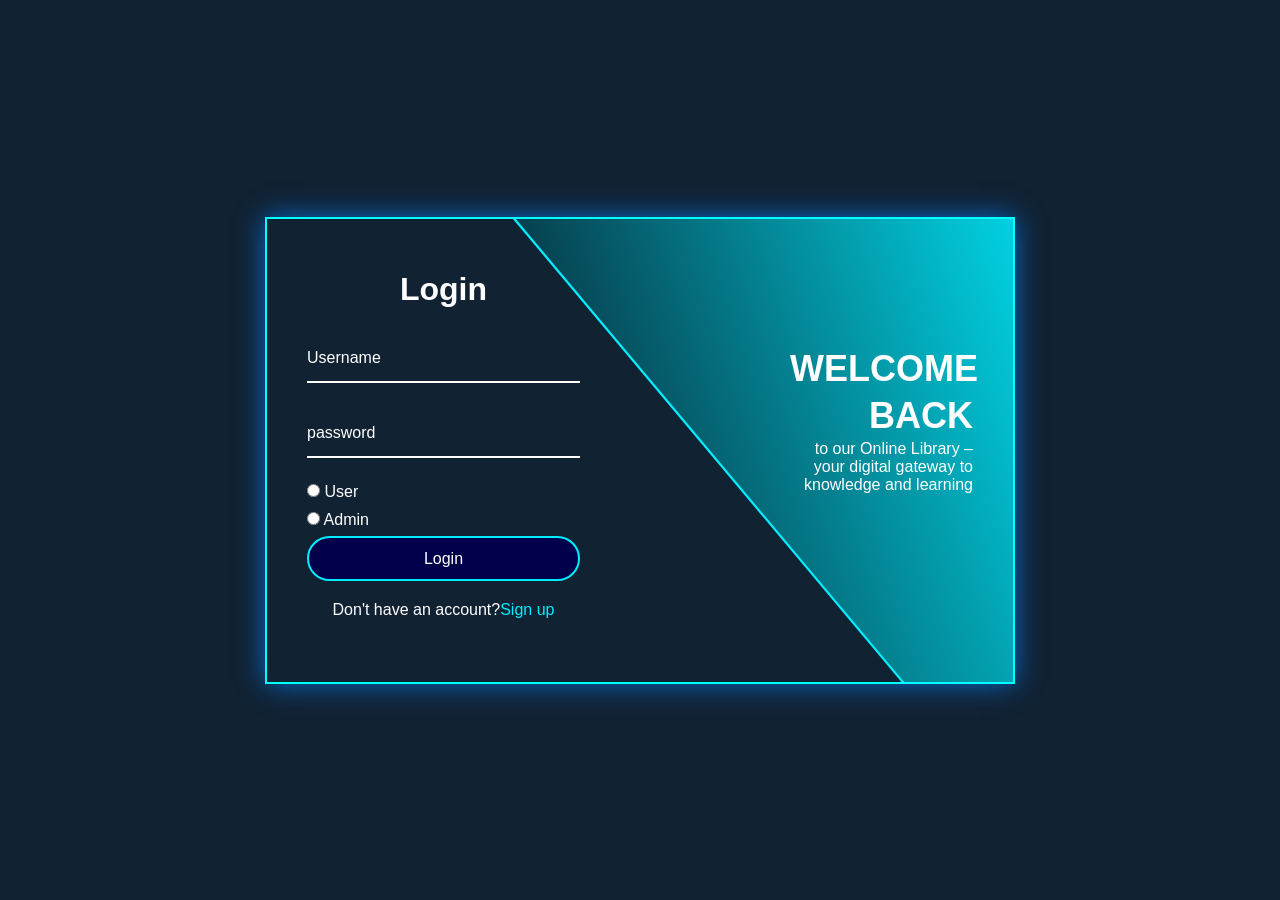
<file: index.html>
<!DOCTYPE html>
<head>
  <meta charset="utf-8">
  <meta title="dashboard">
  <link rel="stylesheet" href="index.css"> 
</head>
<body>
  <div class="wrapper">
    <span class="animat"></span>
    <span class="animat2"></span>

    <div class="form-box login">
      <h2>Login</h2>
    <form action="indexx.html">
      <div class="input-box">
        <input type="text" id="uname" required>
        <label>Username</label>
      </div>

      <div class="input-box">
        <input type="password" id="pass" required>
        <label>password</label>
      </div>
      <div class="ye">
      <input type="radio" name="ad-use" id="user">
      <label for="user">User</label>
    </div>
    <div class="yo">
      <input type="radio" name="ad-use" id="Admin">
      <label for="Admin">Admin</label>
    </div>

      <div class="input-box codee">
        <input type="text" id="codeee" required>
        <label>Code</label>
      </div>
      <button type="submit" class="btn">Login</button>
      <div class="log-link">
        <p>Don't have an account?<a href="signup.html" class="register-link">Sign up</a></p>
      </div>
    </form>
  </div>
   <div class="info-text login">
    <h2>Welcome back</h2>
    <p>to our Online Library – your digital gateway to knowledge and learning</p>
   </div>
    </div>
    <script src="index.js"></script>
</body>
</file>
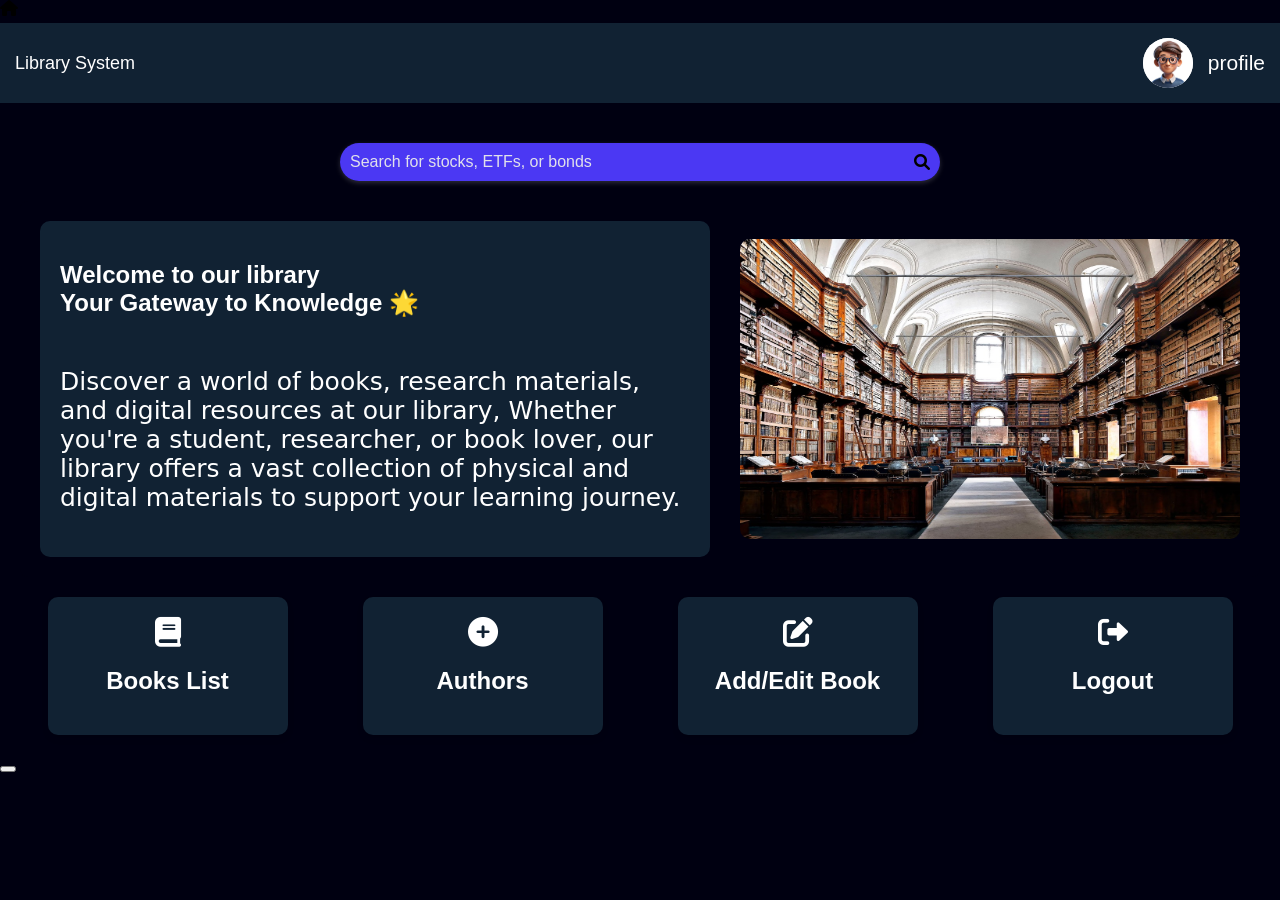
<file: Admin.html>
<!DOCTYPE html>
<html lang="en">
  <link rel="stylesheet" href="testt.css">
<link rel="stylesheet" href="https://cdnjs.cloudflare.com/ajax/libs/font-awesome/6.0.0/css/all.min.css">
<i class="fas fa-home"></i> 

<head>
    <meta name="viewport" content="width=device-width, initial-scale=1.0">
    <meta charset="UTF-8">
    <meta name="viewport" content="width=device-width, initial-scale=1.0">
    <title>library Website</title>
</head>
<body>
    <nav class="navbar">
        <div class="logo">Library System</div>

        <div class="all">
        <div class="profile-icon">
            <a href="dash.html">
                <img src="avatar.jpg" alt="User Avatar">
            </a>
        </div>
        <div>
          <a href="userprofile.html">profile</a>
        </div>
      </div>

    </nav>
    <main class="container">
        <div class="search-bar">
            <input  type="text" id="searchInput" placeholder="Search for stocks, ETFs, or bonds" >
            <i class="fas fa-search"></i>
        </div>




        <section class="Intro">
            <div class="Intro-text">
                <h1><span class="highlight">Welcome to our library</span> Your Gateway to Knowledge 🌟</h1>
                <p>Discover a world of books, research materials, and digital resources at our library, Whether you're a student, researcher, or book lover, our library offers a vast collection of physical and digital materials to support your learning journey.</p>
            </div>
            <div class ="Intro-Image">
                <img src="Image.jpg">
            </div>
        </section>

        <section class="dashboard">
            <a href="book_list.html" class="card card1">
                <i class="fas fa-book"></i>
                <h2>Books List</h2>
            </a>
            <a href="bookauthors.html" class="card card2">
                <i class="fas fa-plus-circle"></i>
                <h2>Authors</h2>
            </a>
            <a href="book_form.html" class="card card3">
                <i class="fas fa-edit"></i>
                <h2>Add/Edit Book</h2>
            </a>
            <a href="signup.html" class="card card4">
              <i class="fas fa-sign-out-alt"></i>
              <h2>Logout</h2>
          </a>
        </section>
    </main>
    <button id="showAlert" ></button>
    <div id="customAlert" class="alert-box" style="display: none">
        <div class="alert-content">
            <h2> Alert</h2>
            <p id="text"> Book is found in the system, you can check the book list </p>
            <button id="GoToList" class="btn"> Book List </button>
            <button id="confirm" class="btn"> OK  </button>

        </div>
    </div>
    <script src='LibrarySystemSearch.js'> </script>
</body>
</html>
</file>
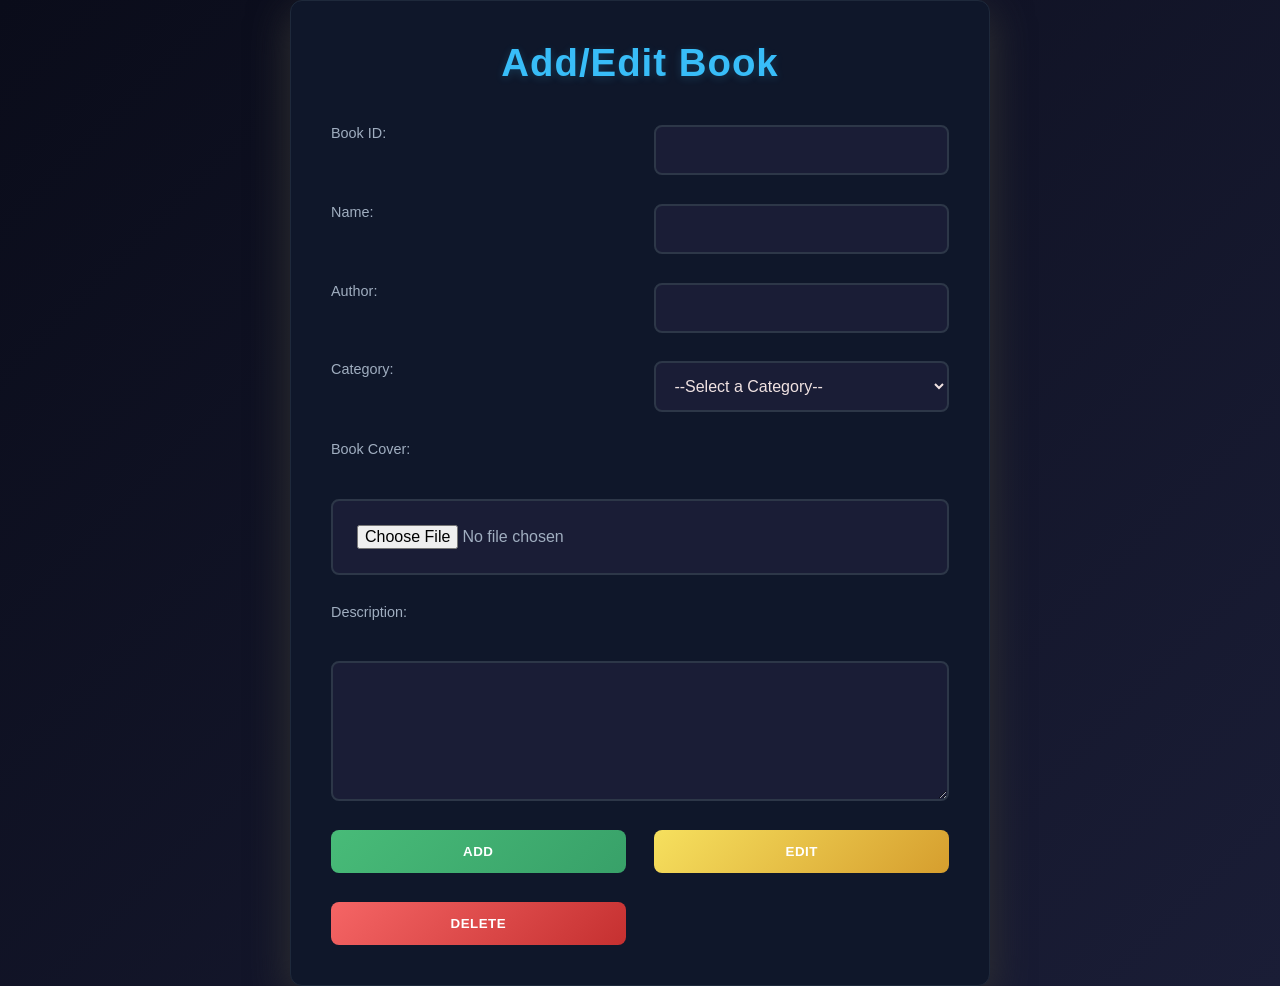
<file: book_form.html>
<!DOCTYPE html>
<html lang="en">
<head>
  <meta charset="UTF-8">
  <meta name="viewport" content="width=device-width, initial-scale=1">
  <link rel="stylesheet" href="book_form.css">
  <title>Add/Edit Book</title>
</head>
<body>
<div class="heroo">
  <h1>Add/Edit Book</h1>
    <form id="book-form">


    <label for="book_id">Book ID:</label>
    <input type="text" id="book_id" name="book_id" required>

    <label for="name">Name:</label>
    <input type="text" id="name" name="name" required>

    <label for="author">Author:</label>
    <input type="text" id="author" name="author" required>

    <label for="category">Category:</label>
    <select id="category" name="category">
      <option value="">--Select a Category--</option>
      <option value="Fiction">Fiction</option>
      <option value="Non-Fiction">Non-Fiction</option>
      <option value="Mystery">Mystery</option>
      <option value="Sci-Fi">Sci-Fi</option>
      <option value="Romance">Romance</option>
      <option value="Historical">Historical</option>
      <option value="Horror">Horror</option>
      <option value="Poetry">Poetry</option>
      <option value="Psychology">Psychology</option>
      <option value="Religion">Religion</option>
    </select>
    <label for="book-image">Book Cover:</label>
    <input type="file" id="book-image" accept="image/*">

    <label for="description">Description:</label>
    <textarea id="description" name="description" rows="5"></textarea>

    <input type="submit" value="Add">
    <input type="submit" value="Edit">
    <input type="submit" value="Delete">
    <select id="book-select" style="display:none; margin-top:10px;"></select>
  </form>
</div>
  <script src="book_form.js"></script>
  <script src="booklist.js"></script>
  <script src="bookdetails.js"></script>
</body>
</html>
</file>
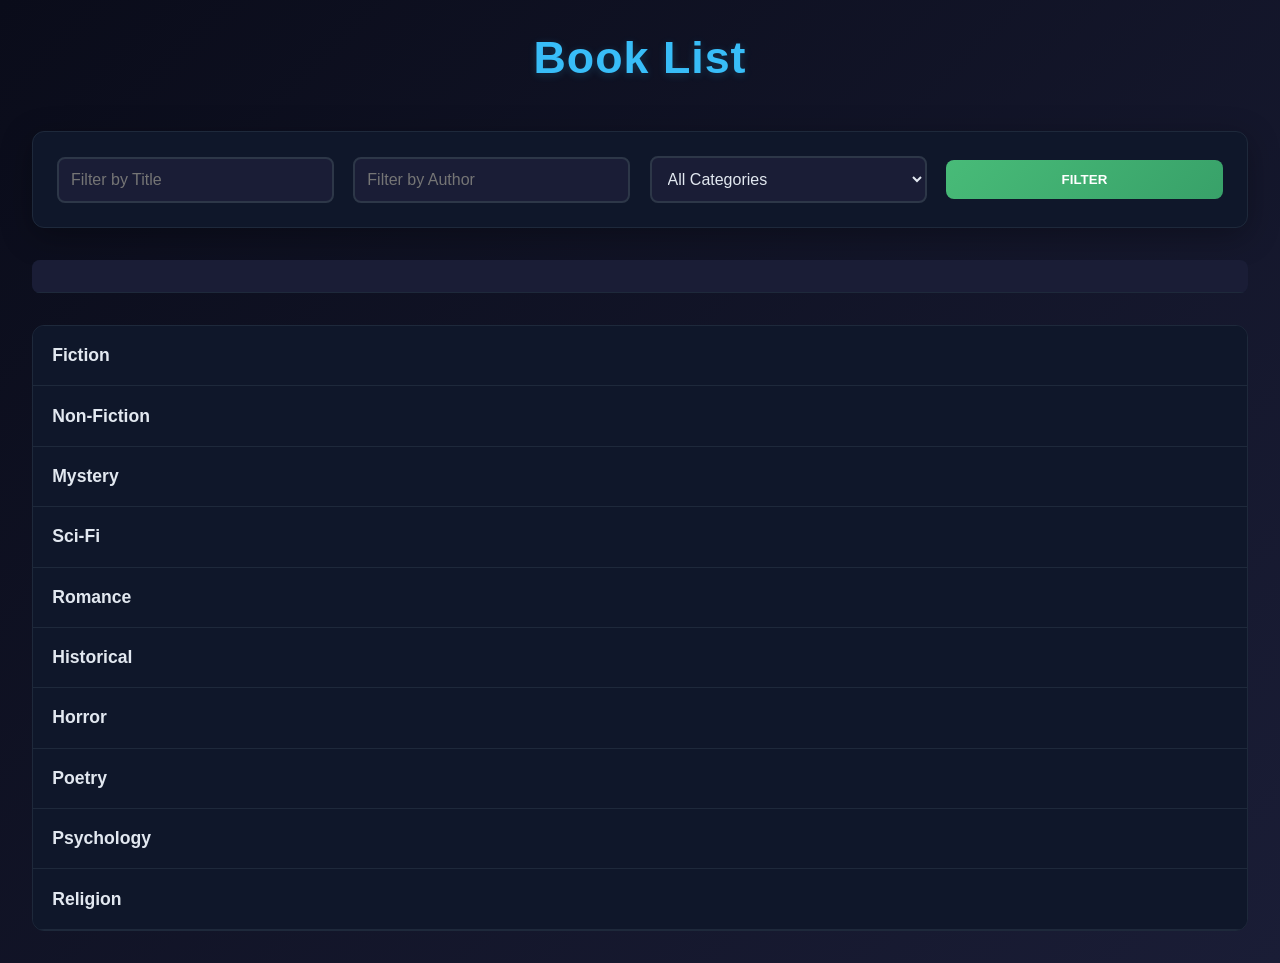
<file: book_list.html>
<!DOCTYPE html>
<html lang="en">
<head>
  <meta charset="UTF-8">
  <meta name="viewport" content="width=device-width, initial-scale=1">
  <title>Book List by Category</title>
  <link rel="stylesheet" href="booklist.css">
</head>
<body>

  <header>
    <h1>Book List</h1>
  </header>

  <section class="filter-section">
    <form id="filterForm">
      <input type="text" name="title" id="title" placeholder="Filter by Title">
      <input type="text" name="author" id="author" placeholder="Filter by Author">
      <select name="categoryFilter" id="categoryFilter">
        <option value="">All Categories</option>
        <option value="fiction">Fiction</option>
        <option value="nonfiction">Non-Fiction</option>
        <option value="mystery">Mystery</option>
        <option value="sci-fi">Sci-Fi</option>
        <option value="romance">Romance</option>
        <option value="historical">Historical</option>
        <option value="horror">Horror</option>
        <option value="poetry">Poetry</option>
        <option value="psychology">Psychology</option>
        <option value="religion">Religion</option>
      </select>
      <button type="submit">Filter</button>
    </form>
  </section>
  

  <section class="filtered-results">
    <table>
      <thead>
      <tr>
        <th></th>
        <th></th>
        <th></th>
        <th></th>
      </tr>
      </thead>
      <tbody id="tbody">
      </tbody>
    </table>
  </section>
</section>


  <section class="categories-container">

    <details class="category-section">
      <summary>Fiction</summary>
      <div class="book-list">
        <p>1-<a href="bookdetails.html">The Great Gatsby</a></p>
      </div>
    </details>

    <details class="category-section">
      <summary>Non-Fiction</summary>
      <div class="book-list">
        <p>No books available in this category.</p>
      </div>
    </details>

    <details class="category-section">
      <summary>Mystery</summary>
      <div class="book-list">
        <p>No books available in this category.</p>
      </div>
    </details>

    <details class="category-section">
      <summary>Sci-Fi</summary>
      <div class="book-list">
        <p>No books available in this category.</p>
      </div>
    </details>

    <details class="category-section">
      <summary>Romance</summary>
      <div class="book-list">
        <p>No books available in this category.</p>
      </div>
    </details>

    <details class="category-section">
      <summary>Historical</summary>
      <div class="book-list">
        <p>No books available in this category.</p>
      </div>
    </details>

    <details class="category-section">
      <summary>Horror</summary>
      <div class="book-list">
        <p>No books available in this category.</p>
      </div>
    </details>

    <details class="category-section">
      <summary>Poetry</summary>
      <div class="book-list">
        <p>No books available in this category.</p>
      </div>
    </details>

    <details class="category-section">
      <summary>Psychology</summary>
      <div class="book-list">
        <p>No books available in this category.</p>
      </div>
    </details>

    <details class="category-section">
      <summary>Religion</summary>
      <div class="book-list">
        <p>No books available in this category.</p>
      </div>
    </details>

  </section>
  <script src="booklist.js"></script>
  <script src="filter.js"></script>
</body>
</html>
</file>
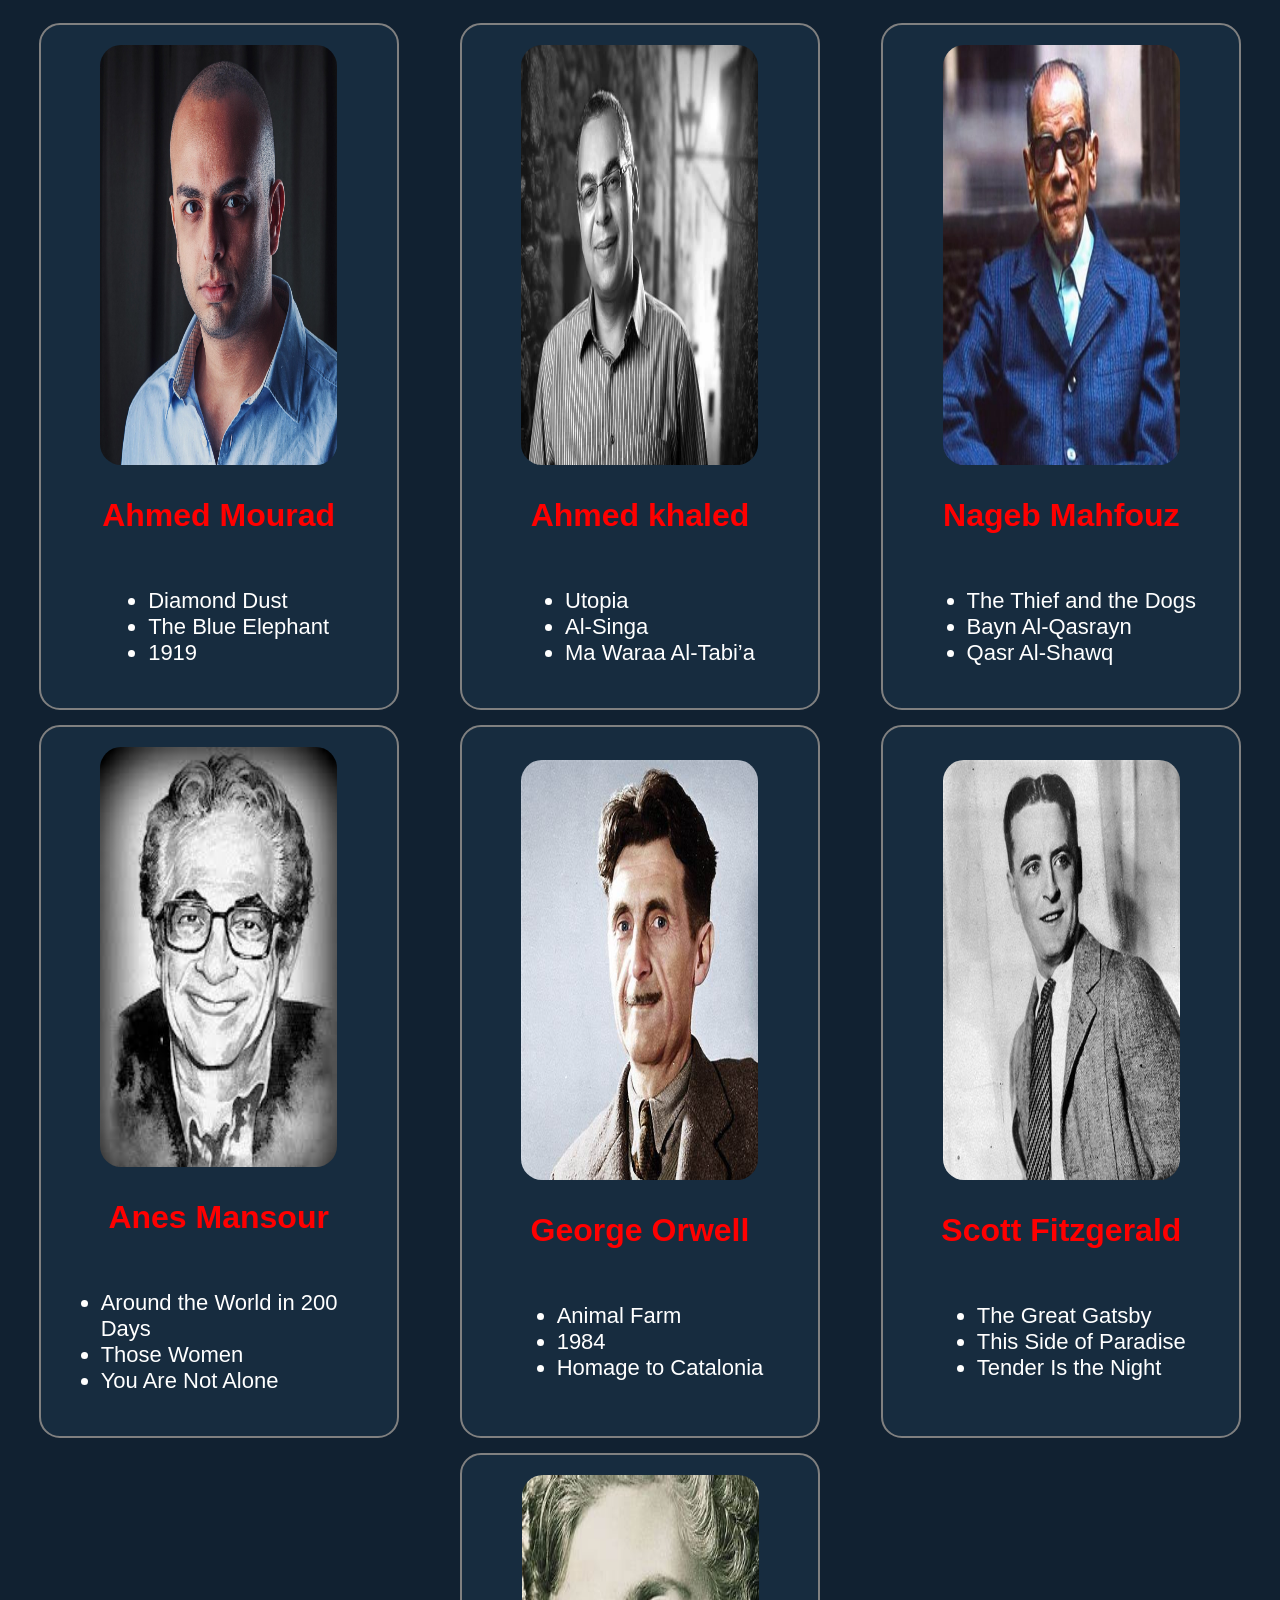
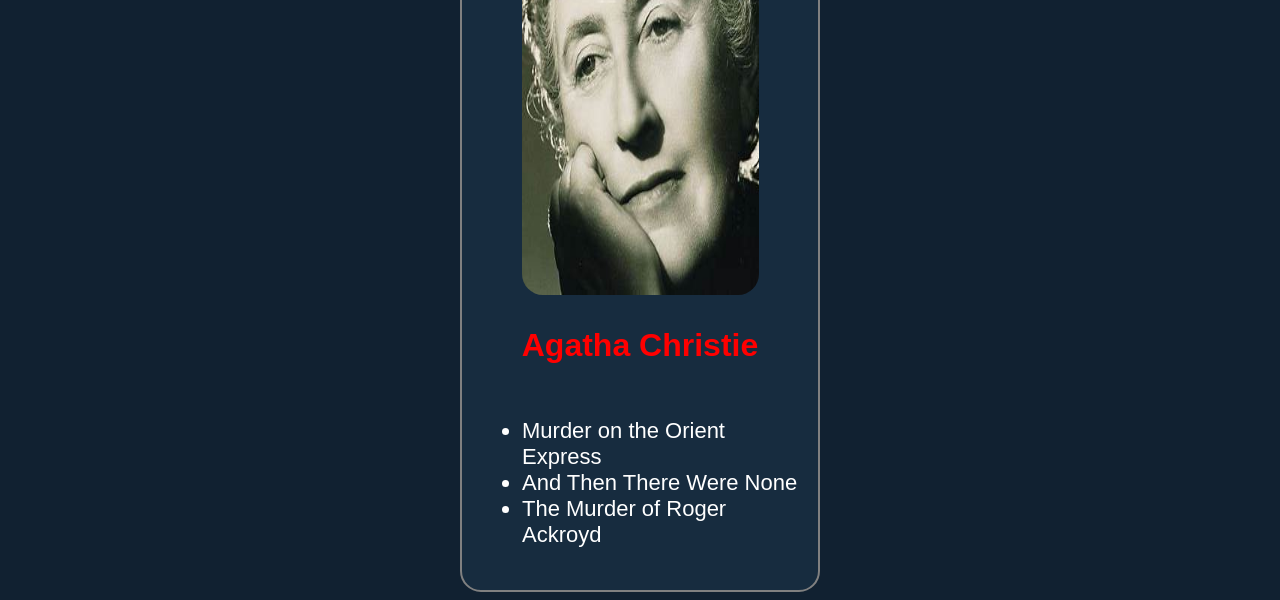
<file: bookauthors.html>
<!DOCTYPE html>
<head>
  <meta charset="utf-8">
  <meta title="dashboard">
  <link rel="stylesheet" href="bookauthors.css"> 
  <link rel="stylesheet" href="https://cdnjs.cloudflare.com/ajax/libs/font-awesome/6.4.0/css/all.min.css">
</head>
<body>
  <div class="main">
     <div class="mourad">
      <img src="authors/ahmed mourad.jpg">
      <p>Ahmed Mourad</p>
      <ul>
        <li>Diamond Dust</li>
        <li>The Blue Elephant</li>
        <li>1919</li>
      </ul>
     </div>
     <div class="khaled">
      <img src="authors/ahmed khaled.jpg">
      <p>Ahmed khaled</p>
      <ul>
        <li>Utopia</li>
        <li>Al-Singa</li>
        <li>Ma Waraa Al-Tabi’a</li>
      </ul>
     </div>

     <div class="nageb">
      <img src="authors/nageb.jpg">
      <p>Nageb Mahfouz</p>
      <ul>
        <li>The Thief and the Dogs</li>
        <li>Bayn Al-Qasrayn</li>
        <li>Qasr Al-Shawq</li>
      </ul>
     </div>

     <div class="anes">

      <img src="authors/anes.jpg">
      <p>Anes Mansour</p>
      <ul>
        <li>Around the World in 200 Days</li>
        <li>Those Women</li>
        <li>You Are Not Alone</li>
      </ul>
     </div>

     <div class="Orwell">

      <img src="authors/George Orwell.jpg">
      <p>George Orwell</p>
      <ul>
        <li>Animal Farm</li>
        <li>1984</li>
        <li>Homage to Catalonia</li>
      </ul>
     </div>

     <div class="Fitzgerald">

      <img src="authors/Scott Fitzgerald.jpg">
      <p>Scott Fitzgerald</p>
      <ul>
        <li>The Great Gatsby</li>
        <li>This Side of Paradise</li>
        <li>Tender Is the Night </li>
      </ul>
     </div>


     <div class="Christie">

      <img src="authors/Agatha Christie.jpg">
      <p>Agatha Christie</p>
      <ul>
        <li>Murder on the Orient Express</li>
        <li>And Then There Were None</li>
        <li>The Murder of Roger Ackroyd</li>
      </ul>
     </div>
  </div>
</file>
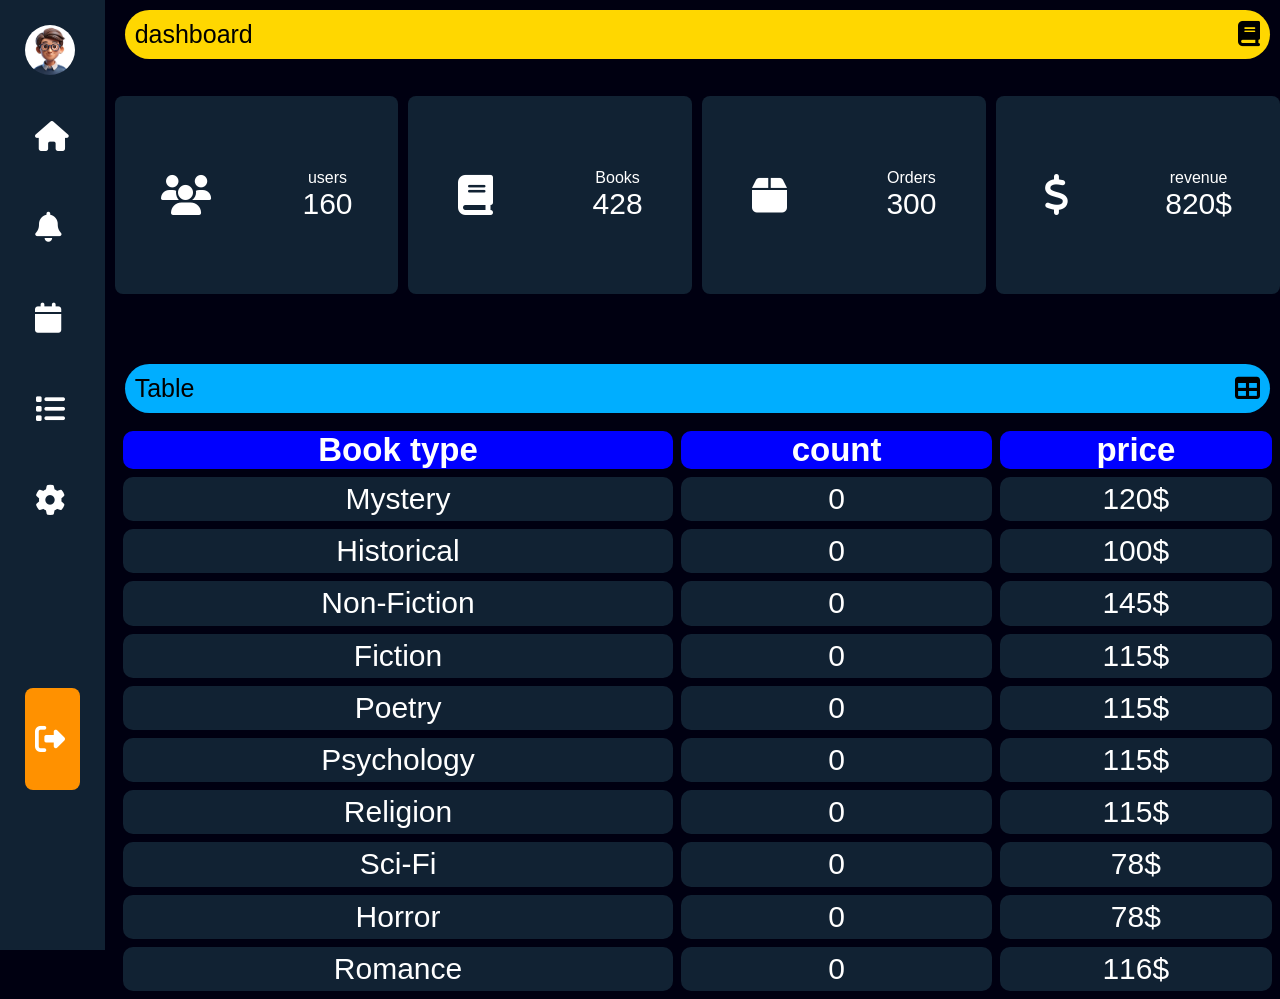
<file: dash.html>
<!DOCTYPE html>
<head>
  <meta charset="utf-8">
  <meta title="dashboard">
  <link rel="stylesheet" href="dash.css"> 
  <link rel="stylesheet" href="https://cdnjs.cloudflare.com/ajax/libs/font-awesome/6.4.0/css/all.min.css">
</head>
<body>
  <div class="menu">
    <ul>

      <li class="use">

        <div class="hero">
          <img src="avatar.jpg" class="image">
        </div>
        <h2>USER</h2>

      </li>

      <li>
        <a href="indexx.html">
          <i class="fa-solid fa-house"></i>
          <p>Home</p>
        </a>
      </li>

      <li>
        <a href="#">
          <i class="fa fa-bell"></i>
          <p>Annc.</p>
        </a>
      </li>

      <li>
        <a href="#">
          <i class="fa-solid fa-calendar"></i>
          <p>Calendar</p>
        </a>
      </li>

      <li>
        <a href="#">
          <i class="fas fa-list"></i>
          <p>Categories</p>
        </a>
      </li>

      <li>
        <a href="#">
          <i class="fa-solid fa-cog"></i>
          <p>Settings</p>
        </a>
      </li>

      <li class="logout">
        <a href="index.html">
          <i class="fa-solid fa-right-from-bracket"></i>
          <p>Log out</p>
        </a>
      </li>
      
    </ul>
  </div>


  
  <div class="content">
    <div class="firstinfo">
      <p>dashboard</p>
      <i class="fas fa-book"></i>
    </div>


    <div class="cards">

      <div class="box">
        <i class="fas fa-users"></i>
        <div class="data">
          <p>users</p>
          <span>160</span>
        </div>
      </div>
  
      
      <div class="box">
        <i class="fa-solid fa-book"></i>
        <div class="data">
          <p>Books</p>
          <span>428</span>
        </div>
      </div>
  

      <div class="box">
        <i class="fa-solid fa-box"></i>
        <div class="data">
          <p>Orders</p>
          <span>300</span>
        </div>
      </div>
      
      
  
      <div class="box">
        <i class="fa-solid fa-dollar-sign"></i>
        <div class="data">
          <p>revenue</p>
          <span>820$</span>
        </div>
      </div>
      </div>




      
    <div class="content1">
      <div class="firstinfo1">
        <p>Table</p>
        <i class="fas fa-table"></i>
      </div>
    </div>
    

    <table>


      <thead>
        <tr>
          <th>Book type</th>
          <th>count</th>
          <th>price</th>
        </tr>
      </thead>


      
      <tbody>
        <tr>
          <td>Mystery</td>
          <td>8</td>
          <td>120$</td>
        </tr>

        <tr>
          <td>Historical</td>
          <td>6</td>
          <td>100$</td>
        </tr>

        <tr>
          <td>Non-Fiction</td>
          <td>10</td>
          <td>145$</td>
        </tr>

        <tr>
          <td>Fiction</td>
          <td>9</td>
          <td>115$</td>
        </tr>

        <tr>
          <td>Poetry</td>
          <td>9</td>
          <td>115$</td>
        </tr>

        <tr>
          <td>Psychology</td>
          <td>9</td>
          <td>115$</td>
        </tr>

        <tr>
          <td>Religion</td>
          <td>9</td>
          <td>115$</td>
        </tr>


        <tr>
          <td>Sci-Fi</td>
          <td>4</td>
          <td>78$</td>
        </tr>
        <tr>
          <td>Horror</td>
          <td>4</td>
          <td>78$</td>
        </tr>

        <tr>
          <td>Romance</td>
          <td>7</td>
          <td>116$</td>
        </tr>
      </tbody>
    </table>
  </div>

<script src="dash.js"></script>
  
</body>
</file>
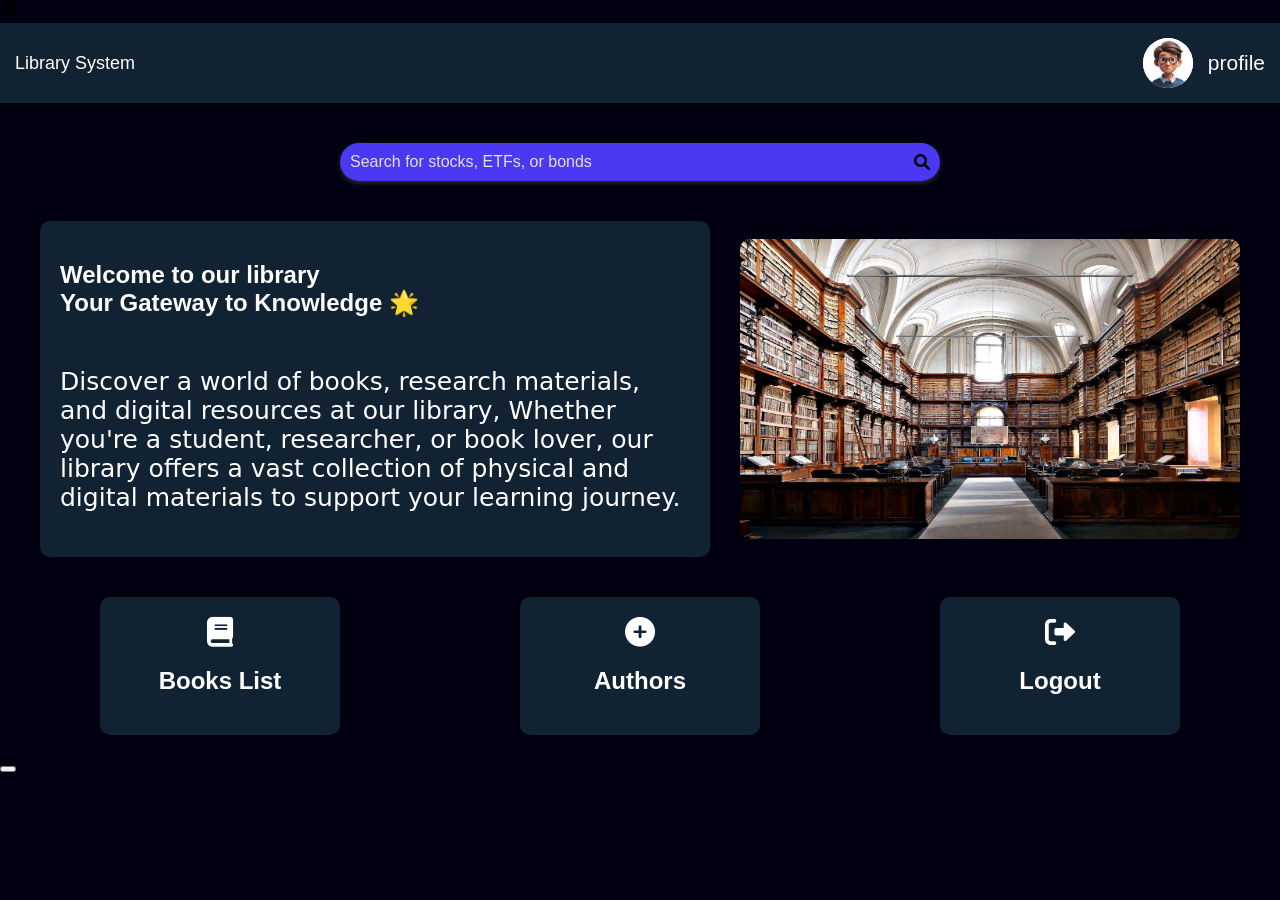
<file: indexx.html>
<!DOCTYPE html>
<html lang="en">
  <link rel="stylesheet" href="testt.css">
<link rel="stylesheet" href="https://cdnjs.cloudflare.com/ajax/libs/font-awesome/6.0.0/css/all.min.css">
<i class="fas fa-home"></i> <!-- Home Icon -->
<head>
    <meta name="viewport" content="width=device-width, initial-scale=1.0">
    <meta charset="UTF-8">
    <meta name="viewport" content="width=device-width, initial-scale=1.0">
    <title>library Website</title>
</head>
<body>
    <nav class="navbar">
        <div class="logo">Library System</div>

        <div class="all">
        <div class="profile-icon">
            <a href="dash.html">
                <img src="avatar.jpg" alt="User Avatar">
            </a>
        </div>
        <div>
          <a href="userprofile.html">profile</a>
        </div>
      </div>

    </nav>    
    <main class="container">
        <div  class="search-bar">
            <input type="text" id="searchInput" placeholder="Search for stocks, ETFs, or bonds" >
            <i class="fas fa-search"></i>
        </div>
         
        <section class="Intro">
            <div class="Intro-text">
                <h1><span class="highlight">Welcome to our library</span> Your Gateway to Knowledge 🌟</h1>
                <p>Discover a world of books, research materials, and digital resources at our library, Whether you're a student, researcher, or book lover, our library offers a vast collection of physical and digital materials to support your learning journey.</p>
            </div>
            <div class ="Intro-Image">
                <img src="Image.jpg">
            </div>
        </section>
        
        <section class="dashboard">
            <a href="book_list.html" class="card card1">
                <i class="fas fa-book"></i>
                <h2>Books List</h2>
            </a>
            <a href="bookauthors.html" class="card card2">
                <i class="fas fa-plus-circle"></i>
                <h2>Authors</h2>
            </a>
            <a href="signup.html" class="card card3">
              <i class="fas fa-sign-out-alt"></i>
              <h2>Logout</h2>
          </a>
        </section>
    </main>
    <button id="showAlert" ></button>
    <div id="customAlert" class="alert-box" style="display: none">
        <div class="alert-content">
            <h2> Alert</h2>
            <p id="text"> Book is found in the system, you can check the book list </p>
            <button id="GoToList" class="btn"> Book List </button>
            <button id="confirm" class="btn"> OK  </button>

        </div>
    </div>
    <script src='LibrarySystemSearch.js'> </script>
</body>
</html>
</file>
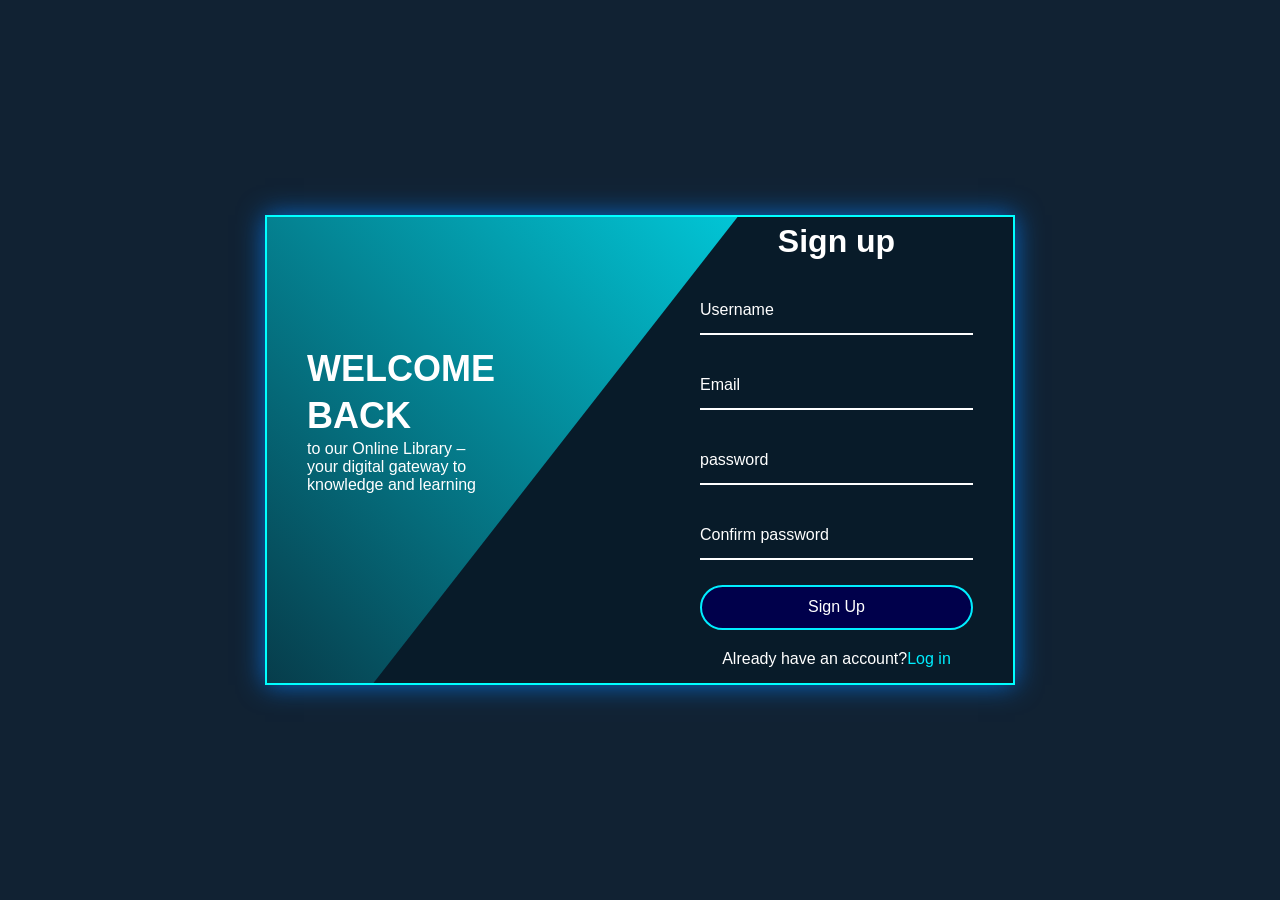
<file: signup.html>
<!DOCTYPE html>
<head>
  <meta charset="utf-8">
  <meta title="dashboard">
  <link rel="stylesheet" href="signup.css"> 
</head>
<body>
  <div class="wrapper">
    <span class="animat"></span>
    <span class="animat2"></span>
    <div class="form-box register">
      <h2>Sign up</h2>
    <form action="index.html">
      <div class="input-box">
        <input type="text" minlength="6" id="usname" required placeholder=" ">
        <label>Username</label>
      </div>
        
      <div class="input-box">
        <input type="email" id="eemaill" required placeholder=" ">
        <label>Email</label>
      </div>
  
      <div class="input-box">
        <input type="password" id="pass" required minlength="8" required placeholder=" ">
        <label>password</label>
      </div>
      <div class="input-box">
        <input type="password" id="conpass" required minlength="8" placeholder=" ">
        <label>Confirm password</label>
      </div>
      <button type="submit" class="btn">Sign Up</button>
      <div class="log-link">
        <p>Already have an account?<a href="index.html" class="login-link">Log in</a></p>
      </div>
    </form>
  </div>
  <div class="info-text register">
    <h2>Welcome back</h2>
    <p>to our Online Library – your digital gateway to knowledge and learning</p>
   </div>
      </div>
   <script src="signup.js"></script>
   </body>
</file>
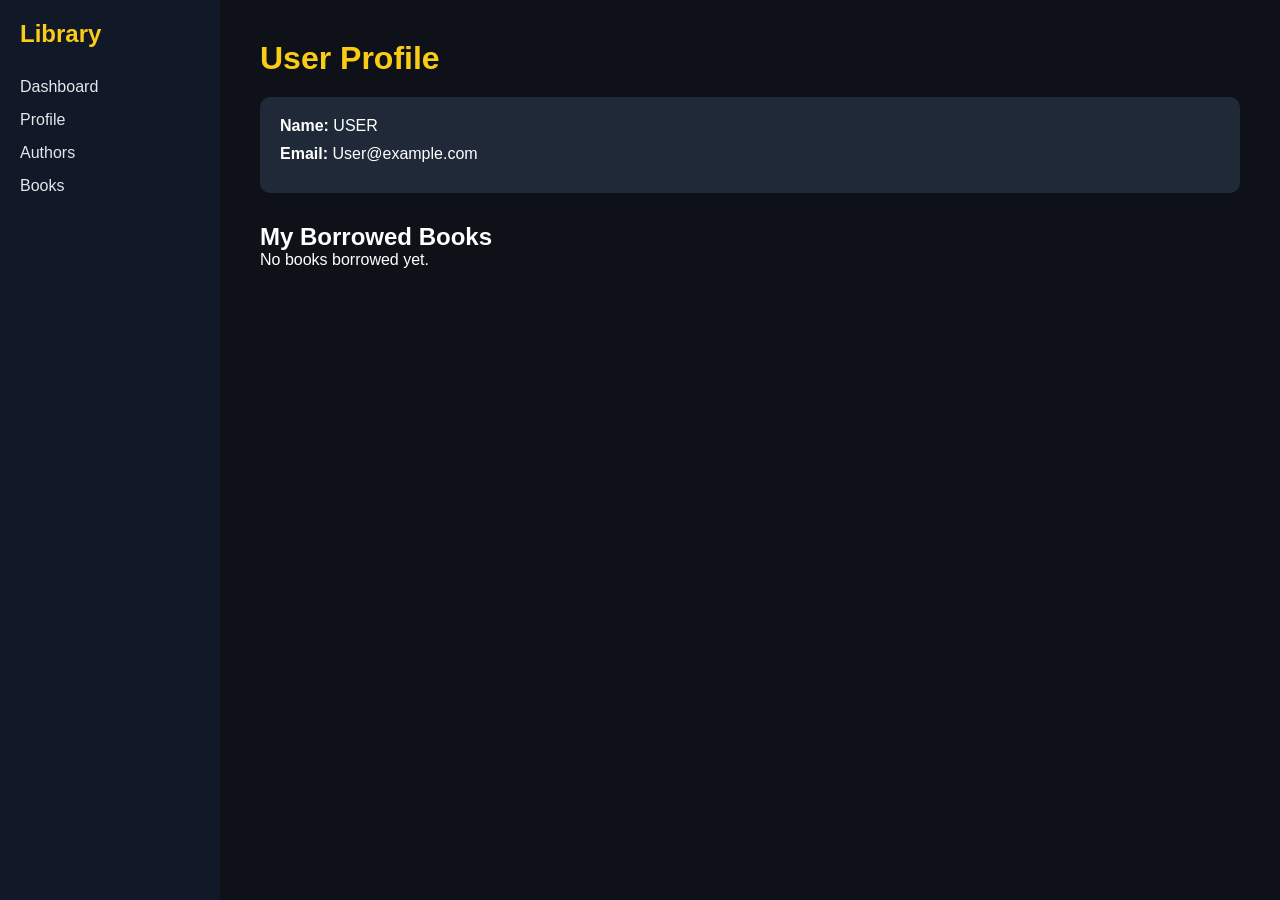
<file: userprofile.html>
<!DOCTYPE html>
<html lang="en">
<head>
  <meta charset="UTF-8" />
  <meta name="viewport" content="width=device-width, initial-scale=1.0"/>
  <title>User Profile</title>
  <link rel="stylesheet" href="userprofile.css"/>
</head>
<body>
  <div class="container">
    <aside class="sidebar">
      <div class="logo">Library</div>
      <ul class="nav">
        <li><a href="dash.html">Dashboard</a></li>
        <li><a href="userprofile.html">Profile</a></li>
        <li><a href="bookauthors.html">Authors</a></li>
        <li><a href="book_list.html">Books</a></li>
      </ul>
    </aside>

   <main class="content">
      <div class="profile">
        <h1>User Profile</h1>
        <div class="user-info">
          <p id="profileName"><strong>Name:</strong> USER</p>
          <p id="profileEmail"><strong>Email:</strong> User@example.com</p>
        </div>

        <h2>My Borrowed Books</h2>
        <div class="borrowed-books" id="borrowedBooksContainer">
        </div>
      </div>
    </main>
  </div>

  <script src="userprofile.js"></script>
  <script src="userprofilee.js"></script>
</body>
</html>
</file>
<file: index.css>
*{
  margin:0;
  padding:0;
  box-sizing: border-box;
  font-family: sans-serif;
}
body{
  display:flex;
  justify-content: center;
  align-items: center;
  min-height: 100vh;
  background-color: #123;
}
.wrapper{
  position: relative;
  width:750px;
  height:467px;
  background-color: transparent;
  border:2px solid cyan;
  box-shadow: 0 0 25px rgb(7, 105, 202);
  overflow: hidden;
}
.wrapper .form-box{
  position: absolute;
  top:0px;
  width:50%;
  height:100%;
  display: flex;
  flex-direction: column;
  justify-content: center;
}
.wrapper .form-box.login{
  left:0;
  padding:0 60px 0 40px;
}

.wrapper .form-box.register{
right:0;
padding:0 40px 0 60px;
display: none;
}
.form-box h2{
  font-size: 32px;
  text-align: center;
  color:white;
}
.form-box .input-box{
  position: relative;
  width:100%;
  height:50px;
  margin:25px 0;
}
.input-box input{
  width:100%;
  height:100%;
  background: transparent;
  border:none;
  outline:none;
  font-size: 16px;
  font-weight: 500;
  padding-right: 23px;
  color: white;
  border-bottom:2px solid white;
  transition: .5s;
}
.input-box input:focus,
.input-box input:valid{
  border-bottom-color:#0ef;
}
.input-box label{
  position: absolute;
  top:50%;
  left:0;
  transform:translateY(-50%);
  color:#fff;
  font-size:16px;
  pointer-events: none;
  transition: .5s;
}
.input-box input:focus~label,
.input-box input:valid~label{
  top:-5px;
  color:#0ef;
}

.btn{
  position:relative;
  width:100%;
  height:45px;
  border-radius: 40px;
  outline:none;
  background-color: rgb(0, 0, 75);
  border:2px solid #0ef;
  cursor: pointer;
  font-weight: 600px;
  font-size: 16px;
  color:#fff;
}
.form-box .log-link{
  text-align: center;
  font-size: 16px;
  margin: 20px 0 10px;
  color: #fff;
}
.log-link p a{
  font-weight: 600px;
  text-decoration: none;
  color:#0ef
}
.log-link p a:hover{
  text-decoration: underline;
}
.wrapper .info-text{
  position: absolute;
  top:0;
  width:50%;
  height:100%;
  display:flex;
  flex-direction: column;
  justify-content: center;
}
.wrapper .info-text.login{
  right: 0;
  text-align: right;
  padding:0 40px 60px 150px;
}

.wrapper .info-text.register{
  left: 0;
  text-align: left;
  padding:0 150px 60px 40px;
  display: none;
}
.info-text h2{
  text-transform: uppercase;
  font-size: 36px;
  line-height: 1.3;
  color: #fff;
}
.info-text p{
  font-size: 16px;
  color: #fff;
}
.wrapper .animat{
  position: absolute;
  top: -4px;
  right: 0;
  width:850px;
  height:600px;
  background: linear-gradient(45deg,#081b29,#0ef);
  transform:rotate(10deg) skewY(40deg);
  border-bottom: 3px solid #0ef;
  transform-origin: bottom right;
}
.wrapper .animat2{
  position: absolute;
  top: 100%;
  left: 250px;
  width:850px;
  height:700px;
  background: #081b29;
  transform:rotate(0) skewY(0);
  border-bottom: 3px solid #0ef;
  transform-origin: bottom left;
}
.codee{
  margin-bottom: 20px;
  display: none;
}
label{
  color: white;
}
.ye {
  margin-bottom: 10px;
}
.yo {
  margin-bottom: 7px;
}
</file>
<file: testt.css>
body {
  font-family: Arial, sans-serif;
  margin: 0;
  padding: 0;
  background-color: #001;
}
.navbar {
  font-size: large;
  display: flex;
  justify-content: space-between;
  align-items: center;
  background: #123;
  padding: 15px;
  margin-top: 5px;
  color: white;
}
.profile-icon {
  width: 50px;
  height: 50px;
  border-radius: 50% 50%;
  background: #fff;
  margin-left: 10px;
  overflow: hidden;
}

.all{
  display: flex;
  align-items: center;
  gap:15px;
}
.all a{
  text-decoration: none;
  font-size: 21px;
  color:white;
}
.profile-icon img {
  width: 100%;
  height: 100%;
  object-fit: cover;
  cursor: pointer;
  transition: transform 0.3s ease;
}

.profile-icon:hover {
  transform: scale(1.07);
}

.search-bar {
  position: relative;
  display: flex;
  align-items: left;
  border-radius: 25px;
  box-shadow: 0 2px 5px rgba(226, 222, 222, 0.2);
  max-width: 600px;
  margin: 20px auto;
}
.search-bar i {
  position: absolute;
  right: 10px;
  top: 50%;
  transform: translateY(-50%);
  cursor: pointer;
}

.search-bar input:hover {
  transform: scale(1.05);
}

.search-bar input {
  flex: 1;
  color: #fff;
  background: rgb(75, 56, 243);
  border: none;
  outline: none;
  padding: 10px;
  font-size: 16px;
  max-width: 600px;
  border-radius: 25px;

}

.search-bar input::placeholder {
  color: rgb(225, 225, 235);
}


.nav-links a {
  color: white;
  text-decoration: none;
}


.container {
  padding: 20px;
}

.Intro {
  display: flex;
  align-items: center;
  gap: 20px;
  flex-wrap: wrap;
  justify-content: space-between;
  background:#001;
  padding: 20px;
  border-radius: 8px;
  position: relative;
}
.Intro-Image {
  width: 500px;
  height: 300px;

  background: #001;
  margin-left: 10px;

  display: flex;
  justify-content: right;
  align-items: center;
  overflow: hidden;
}

.Intro-Image img {
  display: flex;
  width: 100%;
  height: 100%;
  border-radius: 10px;
}

.Intro-text {
  background:#123;
  font-weight: normal;
  font-size: medium;
  color: white;
  border-radius: 10px;
  padding: 20px;
  flex: 1;
  height: auto;
}
.Intro-text p{
  margin-top: 50px;
  font-size: 25px;
  font-family: "Knewave", system-ui;
}

.Intro-text .highlight {
  display: flex;
  font-weight: bold;
  color: white;
  font-size: x-large;
}

.dashboard  {
  display: flex;
  gap: 20px;
  margin-top: 20px;
  background: #001;
  flex-wrap: wrap;
  justify-content: space-around;
}

.card {
  text-decoration: none;
  color: white;
  background: #123;
  padding: 20px;
  text-align: center;
  border-radius: 10px;
  box-shadow: 0px 4px 6px rgba(0, 0, 0, 0.1);
  transition: transform 0.3s ease;
  width: 200px;
}
.card:hover {
  transform: scale(1.05);
}
.card i {
  font-size: 30px;
  margin-bottom: 10px;
  display: block;
}



/*alert box*/
#customAlert{
  display: flex;
  justify-content: center;
  align-items: center;
  height: 250px;
  width: 450px;
  background: #1f6c9a;
  color: white;
  margin-left : 500px;
  border-radius: 10px;
  background: linear-gradient(#123, rgba(75, 75, 193, 0.99));

}
.customAlert p {
  color: white;
}
.btn{
  padding: 10px 20px;
  background: whitesmoke;
  border: none;
  border-radius: 10px;

}
.btn:hover{
  background: rgb(82, 82, 159);
  cursor: pointer;
}
.alert-box{
  display: none;
  position: fixed;
  top: 0;
  left: 0;
  width: 100%;
  height: 100%;
  background: rgba(0, 0, 0, 0.3);
  justify-content: center;
}
.alert-content{
  background-color: white;
  padding: 20px;
  text-align: center;
  border-radius: 10px;
  width: 300px;
}
.alert-content h2{
  color: #010105;
  font-size: 22px;
  margin-bottom: 10px;
}
.alert-content p{
  color: #010105;
  font-size: 16px;
  margin-bottom: 10px;
}
.alert-content {}
</file>
<file: book_form.css>
* {
  margin: 0;
  padding: 0;
  box-sizing: border-box;
  font-family: 'Inter', sans-serif;
}

body {
  background: linear-gradient(135deg, #0a0c1a, #1a1d36);
  display: flex;
  justify-content: center;
  align-items: center;
  color: #e2e8f0;
}

.heroo {
  background: #0f172a;
  border-radius: 12px;
  padding: 2.5rem;
  width: 90%;
  max-width: 700px;
  box-shadow: 0 12px 40px rgba(50, 50, 50, 1.5);
  border: 1px solid #1e293b;
}

h1 {
  color: #38bdf8;
  text-align: center;
  margin-bottom: 2.5rem;
  font-size: 2.4em;
  text-shadow: 0 2px 8px rgba(56, 189, 248, 0.2);
  letter-spacing: 1px;
}

#book-form {
  display: grid;
  grid-template-columns: 1fr 1fr;
  gap: 1.8rem;
}

label {
  display: block;
  margin-bottom: 0.8rem;
  color: #a0aec0;
  font-size: 0.9em;
}

input:not([type="submit"]),
select,
textarea,
#book-select {
  width: 100%;
  padding: 14px;
  background: #1a1d36;
  border: 2px solid #2d3748;
  border-radius: 8px;
  color: #f0e2e2;
  font-size: 1em;
  transition: all 0.3s cubic-bezier(0.4, 0, 0.2, 1);
}

input:focus,
select:focus,
textarea:focus {
  outline: none;
  border-color: #4299e1;
  box-shadow: 0 0 0 3px rgba(66, 153, 225, 0.15);
  background: #1e293b;
}

#book-image {
  position: relative;
  padding: 1.5rem;
  border: 2px solid #2d3748;
  border-radius: 8px;
  background: #1a1d36;
  color: #a0aec0;
  cursor: pointer;
  transition: all 0.3s so;
  grid-column: span 2;
}

#book-image:hover {
  border-color: #4299e1;
  background: #1e293b;
}



input[type="submit"] {
  background: #4299e1;
  color: white;
  padding: 14px 32px;
  border: none;
  border-radius: 8px;
  font-weight: 600;
  cursor: pointer;
  transition: all 0.3s ease;
  text-transform: uppercase;
  letter-spacing: 0.5px;
  grid-column: span 1;
}

input[type="submit"][value="Add"] {
  background: linear-gradient(135deg, #48bb78, #38a169);
}

input[type="submit"][value="Edit"] {
  background: linear-gradient(135deg, #f6e05e, #d69e2e);
}

input[type="submit"][value="Delete"] {
  background: linear-gradient(135deg, #f56565, #c53030);
}

input[type="submit"]:hover {
  transform: translateY(-2px);
  box-shadow: 0 6px 20px rgba(0, 0, 0, 0.3);
  filter: brightness(105%);
}

#description {
  resize: vertical;
  min-height: 140px;
  grid-column: span 2;
}
</file>
<file: booklist.css>
* {
  margin: 0;
  padding: 0;
  box-sizing: border-box;
  font-family: 'Inter', sans-serif;
}

body {
  background: linear-gradient(135deg, #0a0c1a, #1a1d36);
  color: #e2e8f0;
  min-height: 100vh;
  padding: 2rem;
}

header {
  text-align: center;
  margin-bottom: 3rem;
}

h1 {
  color: #38bdf8;
  font-size: 2.8em;
  text-shadow: 0 2px 8px rgba(56, 189, 248, 0.2);
  letter-spacing: 1px;
}

.filter-section {
  background: #0f172a;
  padding: 1.5rem;
  border-radius: 12px;
  margin-bottom: 2rem;
  border: 1px solid #1e293b;
  box-shadow: 0 8px 32px rgba(0, 0, 0, 0.3);
}

#filterForm {
  display: grid;
  grid-template-columns: repeat(auto-fit, minmax(200px, 1fr));
  gap: 1.2rem;
  align-items: center;
}

input[type="text"],
#categoryFilter {
  padding: 12px;
  background: #1a1d36;
  border: 2px solid #2d3748;
  border-radius: 8px;
  color: #e2e8f0;
  font-size: 1em;
  transition: all 0.3s ease;
}

input[type="text"]:focus,
#categoryFilter:focus {
  outline: none;
  border-color: #4299e1;
  box-shadow: 0 0 0 3px rgba(66, 153, 225, 0.15);
}

button[type="submit"] {
  background: linear-gradient(135deg, #48bb78, #38a169);
  color: white;
  padding: 12px 24px;
  border: none;
  border-radius: 8px;
  font-weight: 600;
  cursor: pointer;
  transition: all 0.3s ease;
  text-transform: uppercase;
}

button[type="submit"]:hover {
  transform: translateY(-2px);
  box-shadow: 0 6px 20px rgba(0, 0, 0, 0.3);
}

.categories-container {
  background: #0f172a;
  border-radius: 12px;
  border: 1px solid #1e293b;
  overflow: hidden;
}

.category-section {
  border-bottom: 1px solid #1e293b;
}

.category-section summary {
  padding: 1.2rem;
  background: #0f172a;
  color: #e2e8f0;
  font-size: 1.1em;
  font-weight: 600;
  cursor: pointer;
  transition: all 0.3s ease;
  list-style: none;
}

.category-section summary:hover {
  background: #1e293b;
}

.category-section[open] summary {
  background: #1a1d36;
}

.book-list {
  padding: 1.5rem;
  background: #1a1d36;
}

.book-list p {
  margin: 0.8rem 0;
  padding: 0.8rem;
  background: #0f172a;
  border-radius: 6px;
  transition: all 0.3s ease;
}

.book-list p:hover {
  background: #1e293b;
  transform: translateX(5px);
}

.book-list a {
  color: #e2e8f0;
  text-decoration: none;
  transition: color 0.3s ease;
}

.book-list a:hover {
  color: #4299e1;
}

/* Table Styles */
.filtered-results table {
  width: 100%;
  border-collapse: collapse;
  margin: 2rem 0;
  background: #0f172a;
  border-radius: 8px;
  overflow: hidden;
}

th, td {
  padding: 1rem;
  text-align: left;
  border-bottom: 1px solid #1e293b;
}

th {
  background: #1a1d36;
  color: #38bdf8;
}
</file>
<file: bookauthors.css>
body{
  background-color: rgb(17, 33, 49);
  font-family: sans-serif;
}
.main{
  display: flex;
  justify-content: space-around;
  flex-wrap: wrap;
}
.mourad{
  display: flex;
  flex-direction: column;
  align-items: center;
  justify-content: center;
  width:25%;
  height:auto;
  padding:20px;
  border:2px solid grey;
  border-radius: 21px;
  transition: .3s ease-in-out;
  background-color:rgb(23, 44, 63) ;
  margin-top: 15px;
}
.mourad:hover{
  scale: 1.02;
  cursor: pointer;
}
.mourad img{
  width:75%;
  height:420px;
  border-radius: 21px;
}
.mourad p{
  color: red;
  font-size: 32px;
  font-weight: 600;
}
ul li{
  font-size: 22px;
  color: white;
}


.khaled{
  display: flex;
  flex-direction: column;
  align-items: center;
  justify-content: center;
  width:25%;
  height:auto;
  padding:20px;
  border:2px solid grey;
  border-radius: 21px;
  transition: .3s ease-in-out;
  background-color:rgb(23, 44, 63) ;
  margin-top: 15px;
}
.khaled:hover{
  scale: 1.02;
  cursor: pointer;
}
.khaled img{
  width:75%;
  height:420px;
  border-radius: 21px;
}
.khaled p{
  color: red;
  font-size: 32px;
  font-weight: 600;
}
ul{
  font-size: 22px;
  color: rgb(255, 174, 0);
}


.nageb{
  display: flex;
  flex-direction: column;
  align-items: center;
  justify-content: center;
  width:25%;
  height:auto;
  padding:20px;
  border:2px solid grey;
  border-radius: 21px;
  transition: .3s ease-in-out;
  background-color:rgb(23, 44, 63) ;
  margin-top: 15px;
}
.nageb:hover{
  scale: 1.02;
  cursor: pointer;
}
.nageb img{
  width:75%;
  height:420px;
  border-radius: 21px;
}
.nageb p{
  color: red;
  font-size: 32px;
  font-weight: 600;
}
ul{
  font-size: 22px;
  color: rgb(255, 174, 0);
}


.anes{
  display: flex;
  flex-direction: column;
  align-items: center;
  justify-content: center;
  width:25%;
  height:auto;
  padding:20px;
  border:2px solid grey;
  border-radius: 21px;
  transition: .3s ease-in-out;
  background-color:rgb(23, 44, 63) ;
  margin-top: 15px;
}
.anes:hover{
  scale: 1.02;
  cursor: pointer;
}
.anes img{
  width:75%;
  height:420px;
  border-radius: 21px;
}
.anes p{
  color: red;
  font-size: 32px;
  font-weight: 600;
}
ul{
  font-size: 22px;
  color: rgb(255, 174, 0);
}


.Orwell{
  display: flex;
  flex-direction: column;
  align-items: center;
  justify-content: center;
  width:25%;
  height:auto;
  padding:20px;
  border:2px solid grey;
  border-radius: 21px;
  transition: .3s ease-in-out;
  background-color:rgb(23, 44, 63) ;
  margin-top: 15px;
}
.Orwell:hover{
  scale: 1.02;
  cursor: pointer;
}
.Orwell img{
  width:75%;
  height:420px;
  border-radius: 21px;
}
.Orwell p{
  color: red;
  font-size: 32px;
  font-weight: 600;
}
ul{
  font-size: 22px;
  color: rgb(255, 174, 0);
}



.Fitzgerald{
  display: flex;
  flex-direction: column;
  align-items: center;
  justify-content: center;
  width:25%;
  height:auto;
  padding:20px;
  border:2px solid grey;
  border-radius: 21px;
  transition: .3s ease-in-out;
  background-color:rgb(23, 44, 63) ;
  margin-top: 15px;
}
.Fitzgerald:hover{
  scale: 1.02;
  cursor: pointer;
}
.Fitzgerald img{
  width:75%;
  height:420px;
  border-radius: 21px;
}
.Fitzgerald p{
  color: red;
  font-size: 32px;
  font-weight: 600;
}
ul{
  font-size: 22px;
  color: rgb(255, 174, 0);
}



.Christie{
  display: flex;
  flex-direction: column;
  align-items: center;
  justify-content: center;
  width:25%;
  height:auto;
  padding:20px;
  border:2px solid grey;
  border-radius: 21px;
  transition: .3s ease-in-out;
  background-color:rgb(23, 44, 63) ;
  margin-top: 15px;
}
.Christie:hover{
  scale: 1.02;
  cursor: pointer;
}
.Christie img{
  width:75%;
  height:420px;
  border-radius: 21px;
}
.Christie p{
  color: red;
  font-size: 32px;
  font-weight: 600;
}
ul{
  font-size: 22px;
  color: rgb(255, 174, 0);
}
</file>
<file: dash.css>
*{
  padding: 0;
  margin:0;
  color:white;
}
body{
  display:flex;
  gap: 10px;
  font-family: sans-serif;
  background-color: #001;
}
.menu{
  background-color: #123;
  width:60px;
  height: 100vh;
  padding:25px;
  overflow: hidden;
  transition: .5s;
}
.menu:hover{
  width: 260px;
}
.hero{
  width:50px;
  height: 60px;
  flex-shrink: 0;
}
.image{
  width: 100%;
  border-radius: 50% 50%;
}
.use{
  display: flex;
 gap:40px;
  align-items: center;
}
ul{
  list-style: none;
  height:85%;
  position: relative;
}
ul li a{
  height: 60px;
  font-size:20px;
  text-decoration: none;
  display: block;
  padding: 10px;
  margin:11px 0;
  display: flex;
  gap:50px;
  align-items: center;
  border-radius: 10px;
  transition: .3s ease-in-out;
}
ul li a:hover,td:hover{
  background-color: #ffffff55;
}
.logout{
  position: absolute;
  bottom: 0px;
  background-color: rgb(255, 145, 0);
  border-radius: 8px;
  width:100%;
}
ul li a i{
  font-size: 30px;
}






.content{
  width:100%;
}
.firstinfo{
  background-color: gold;
  margin: 10px;
  display:flex;
  align-items: center;
  justify-content: space-between;
  padding:10px;
  border-radius: 25px;
}
.firstinfo p,.firstinfo i{
  color: black;
  font-size: 25px;
}
.firstinfo:hover{
  scale: 1.02;
  cursor: pointer;
}



.content1{
  width:100%;
  margin-top: 70px;
}
.firstinfo1{
  background-color: rgb(0, 174, 255);
  margin: 10px;
  display:flex;
  align-items: center;
  justify-content: space-between;
  padding:10px;
  border-radius: 25px;
}
.firstinfo1 p,.firstinfo1 i{
  color: black;
  font-size: 25px;
}
.firstinfo1:hover{
  scale: 1.01;
  cursor: pointer;
}
table{
  width:100%;
  height: 64vh;
  text-align: center;
  border-spacing: 8px;
  
}
th,td{
  height:30px;
  background-color: #123;
  border-radius: 10px;
  font-size: 30px;
  cursor: pointer;
}
th{
  background-color: blue;
  font-size: 33px;
}


.cards{
  margin-top: 37px;
  display:flex;
  align-items: center;
  justify-content: space-between;
  flex-wrap: wrap;
  gap:10px;
}
.cards .box{
  height:22vh;
  flex-basis: 150px;
  background-color: #123;
  flex-grow: 1;
  border-radius: 8px;
  display: flex;
  justify-content: space-around;
  align-items: center;
}
.cards .box i{
  font-size: 40px;
}
.cards .box .data{
  text-align: center;
}
.cards .box .data span{
  font-size: 30px;
}
</file>
<file: signup.css>
*{
  margin:0;
  padding:0;
  box-sizing: border-box;
  font-family: sans-serif;
}
body{
  display:flex;
  justify-content: center;
  align-items: center;
  min-height: 100vh;
  background-color: #123;
}
.wrapper{
  position: relative;
  width:750px;
  height:470px;
  background-color: transparent;
  border:2px solid cyan;
  box-shadow: 0 0 25px rgb(7, 105, 202);
  overflow: hidden;
}
.wrapper .form-box{
  position: absolute;
  top:0px;
  width:50%;
  height:100%;
  display: flex;
  flex-direction: column;
  justify-content: center;
}

.wrapper .form-box.register{
right:0;
padding:0 40px 0 60px;
}
.form-box h2{
  font-size: 32px;
  text-align: center;
  color:white;
}
.form-box .input-box{
  position: relative;
  width:100%;
  height:50px;
  margin:25px 0;
}
.input-box input{
  width:100%;
  height:100%;
  background: transparent;
  border:none;
  outline:none;
  font-size: 16px;
  font-weight: 500;
  padding-right: 23px;
  color: white;
  border-bottom:2px solid white;
  transition: .5s;
}
.input-box input:focus,
.input-box input:valid{
  border-bottom-color:#0ef;
}
.input-box label{
  position: absolute;
  top:50%;
  left:0;
  transform:translateY(-50%);
  color:#fff;
  font-size:16px;
  pointer-events: none;
  transition: .5s;
}
.input-box input:focus ~ label,
.input-box input:not(:placeholder-shown) ~ label {
  top: -5px;
  color: #0ef;
}

.input-box i{
  position: absolute;
  top:50%;
  right:0;
  font-size:18px;
  transform: translateY(-50%);
  color:#fff;
}
.btn{
  position:relative;
  width:100%;
  height:45px;
  border-radius: 40px;
  outline:none;
  background-color: rgb(0, 0, 75);
  border:2px solid #0ef;
  cursor: pointer;
  font-weight: 600px;
  font-size: 16px;
  color:#fff;
}
.form-box .log-link{
  text-align: center;
  font-size: 16px;
  margin: 20px 0 10px;
  color: #fff;
}
.log-link p a{
  font-weight: 600px;
  text-decoration: none;
  color:#0ef
}
.log-link p a:hover{
  text-decoration: underline;
}
.wrapper .info-text{
  position: absolute;
  top:0;
  width:50%;
  height:100%;
  display:flex;
  flex-direction: column;
  justify-content: center;
}

.wrapper .info-text.register{
  left: 0;
  text-align: left;
  padding:0 150px 60px 40px;
}
.info-text h2{
  text-transform: uppercase;
  font-size: 36px;
  line-height: 1.3;
  color: #fff;
}
.info-text p{
  font-size: 16px;
  color: #fff;
}

.wrapper .animat{
  position: absolute;
  top: -4px;
  right: 0;
  width:850px;
  height:600px;
  background: linear-gradient(45deg,#081b29,#0ef);
  transform:rotate(0) skewY(0);
  border-bottom: 3px solid #0ef;
  transform-origin: bottom right;
}
.wrapper .animat2{
  position: absolute;
  top: 100%;
  left: 230px;
  width:850px;
  height:700px;
  background: #081b29;
  transform:rotate(-11deg) skewY(-41deg);
  border-bottom: 3px solid #0ef;
  transform-origin: bottom left;
}
</file>
<file: userprofile.css>
* {
  margin: 0;
  padding: 0;
  box-sizing: border-box;
  font-family: "Segoe UI", sans-serif;
}

body {
  background-color: #0e1117;
  color: white;
}

.container {
  display: flex;
  min-height: 100vh;
}

/* Sidebar */
.sidebar {
  width: 220px;
  background-color: #111827;
  padding: 20px;
}

.sidebar .logo {
  color: #facc15;
  font-size: 24px;
  margin-bottom: 30px;
  font-weight: bold;
}

.sidebar .nav {
  list-style: none;
}

.sidebar .nav li {
  margin-bottom: 15px;
}

.sidebar .nav a {
  color: #e5e7eb;
  text-decoration: none;
  font-weight: 500;
  transition: color 0.3s;
}

.sidebar .nav a:hover {
  color: #facc15;
}

/* Content */
.content {
  flex: 1;
  padding: 40px;
}

.book-details {
  display: flex;
  gap: 40px;
  background-color: #1f2937;
  padding: 30px;
  border-radius: 12px;
  box-shadow: 0 0 15px rgba(0,0,0,0.4);
}

.book-cover img {
  width: 220px;
  border-radius: 10px;
}

.book-info h1 {
  font-size: 32px;
  color: #facc15;
}

.book-info h3 {
  color: #9ca3af;
  margin-bottom: 20px;
}

.book-info .summary {
  margin-bottom: 20px;
  line-height: 1.6;
}

.meta span {
  display: block;
  margin-bottom: 8px;
}

.borrow-btn {
  padding: 10px 20px;
  background-color: #facc15;
  border: none;
  color: black;
  font-weight: bold;
  border-radius: 8px;
  cursor: pointer;
  transition: background-color 0.3s;
}

.borrow-btn:hover {
  background-color: #eab308;
}
.profile h1 {
  font-size: 32px;
  color: #facc15;
  margin-bottom: 20px;
}

.user-info {
  background-color: #1f2937;
  padding: 20px;
  border-radius: 10px;
  margin-bottom: 30px;
}

.user-info p {
  margin-bottom: 10px;
}

.borrowed-books {
  display: flex;
  flex-direction: column;
  gap: 20px;
}

.book-card {
  background-color: #111827;
  padding: 20px;
  border-radius: 10px;
  box-shadow: 0 0 10px rgba(0,0,0,0.3);
}

.book-card h3 {
  color: #facc15;
  margin-bottom: 10px;
}

.return-btn {
  margin-top: 10px;
  padding: 8px 16px;
  background-color: #facc15;
  color: black;
  border: none;
  border-radius: 6px;
  cursor: pointer;
  font-weight: bold;
}

.return-btn:hover {
  background-color: #846d26;
}
</file>
